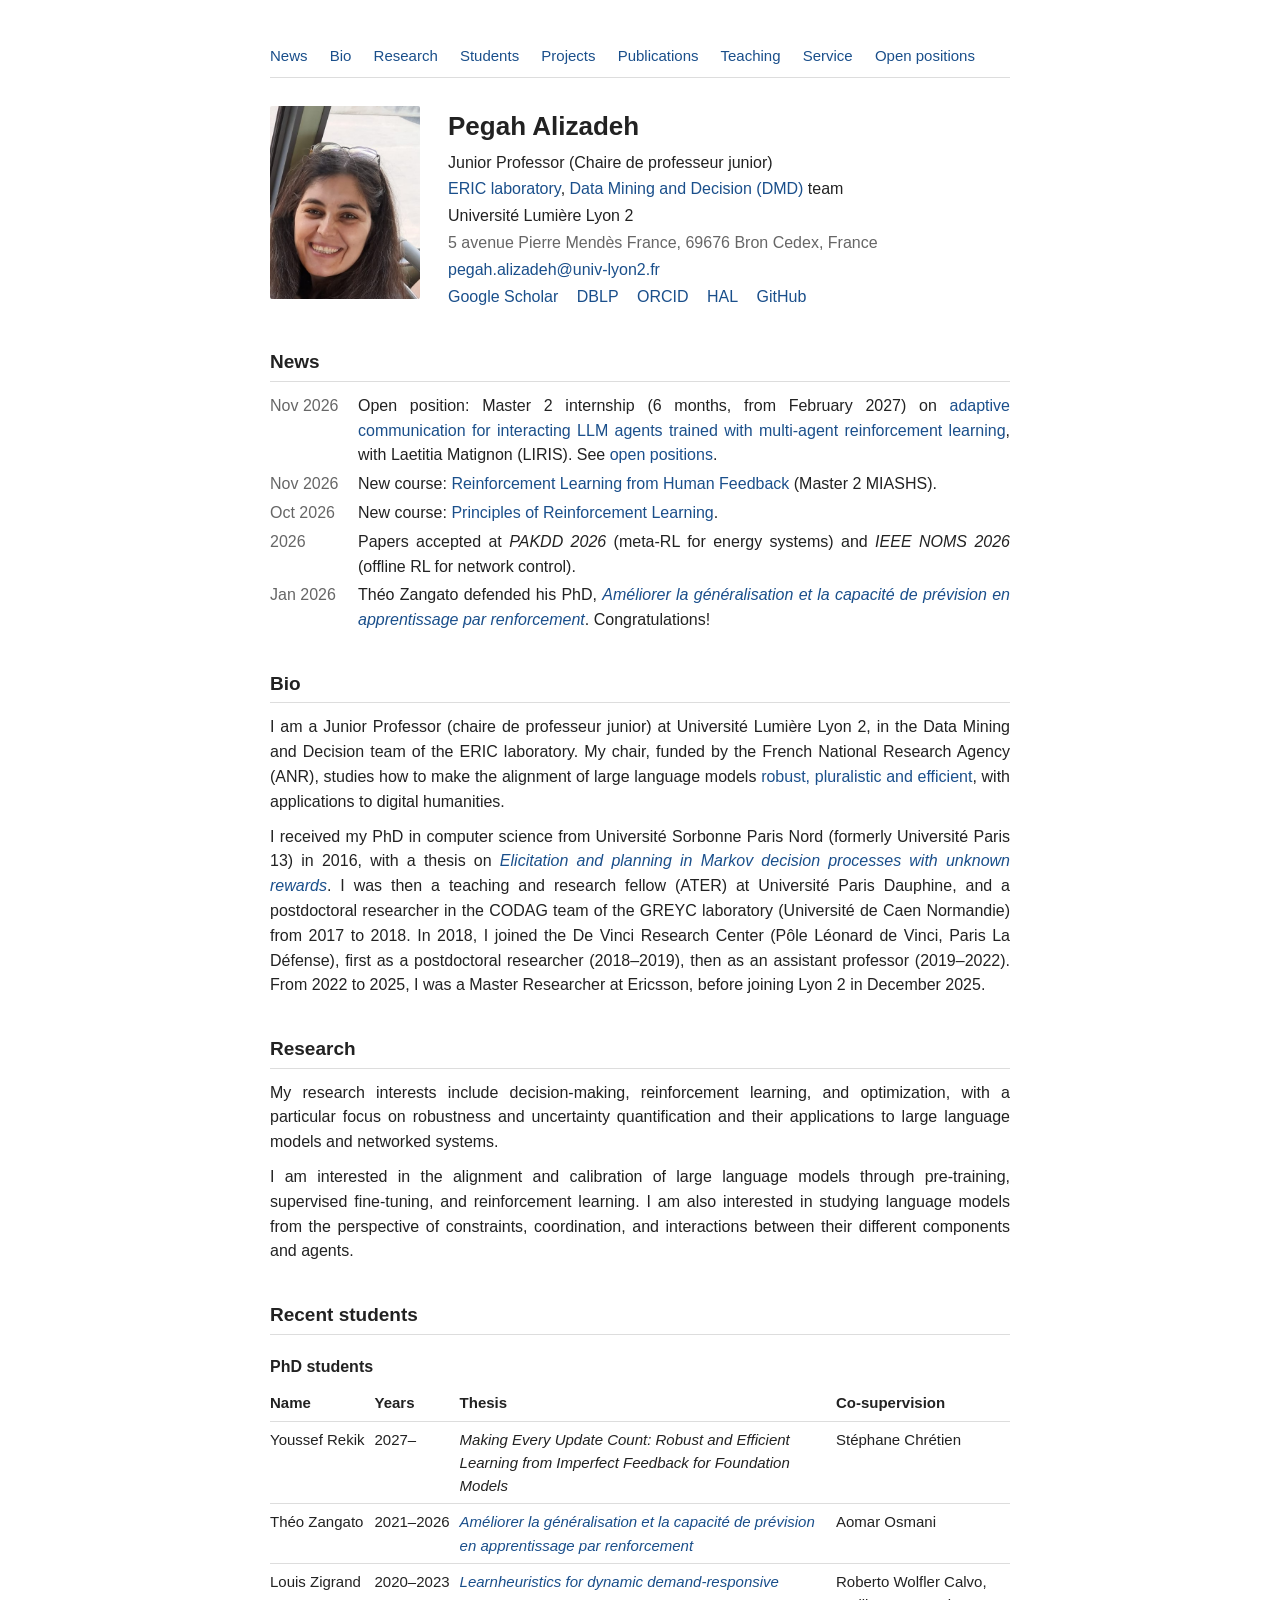
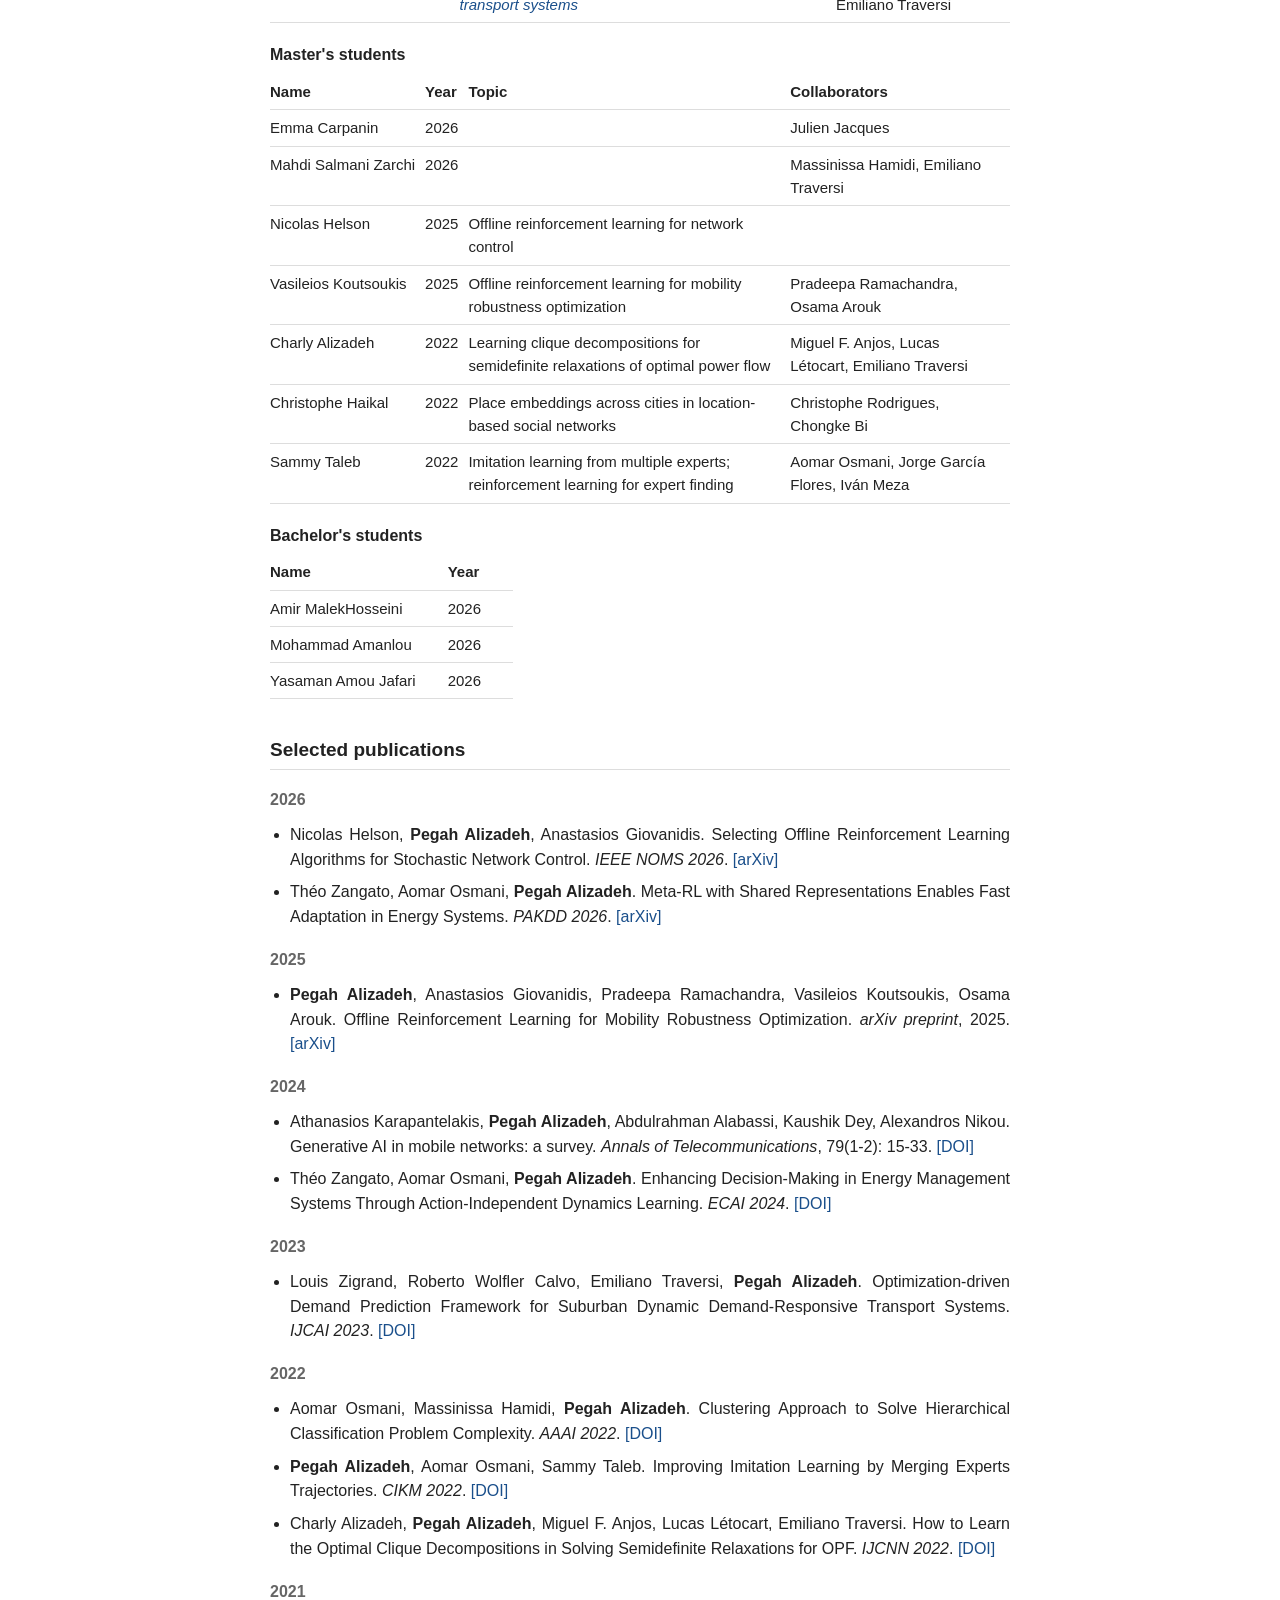
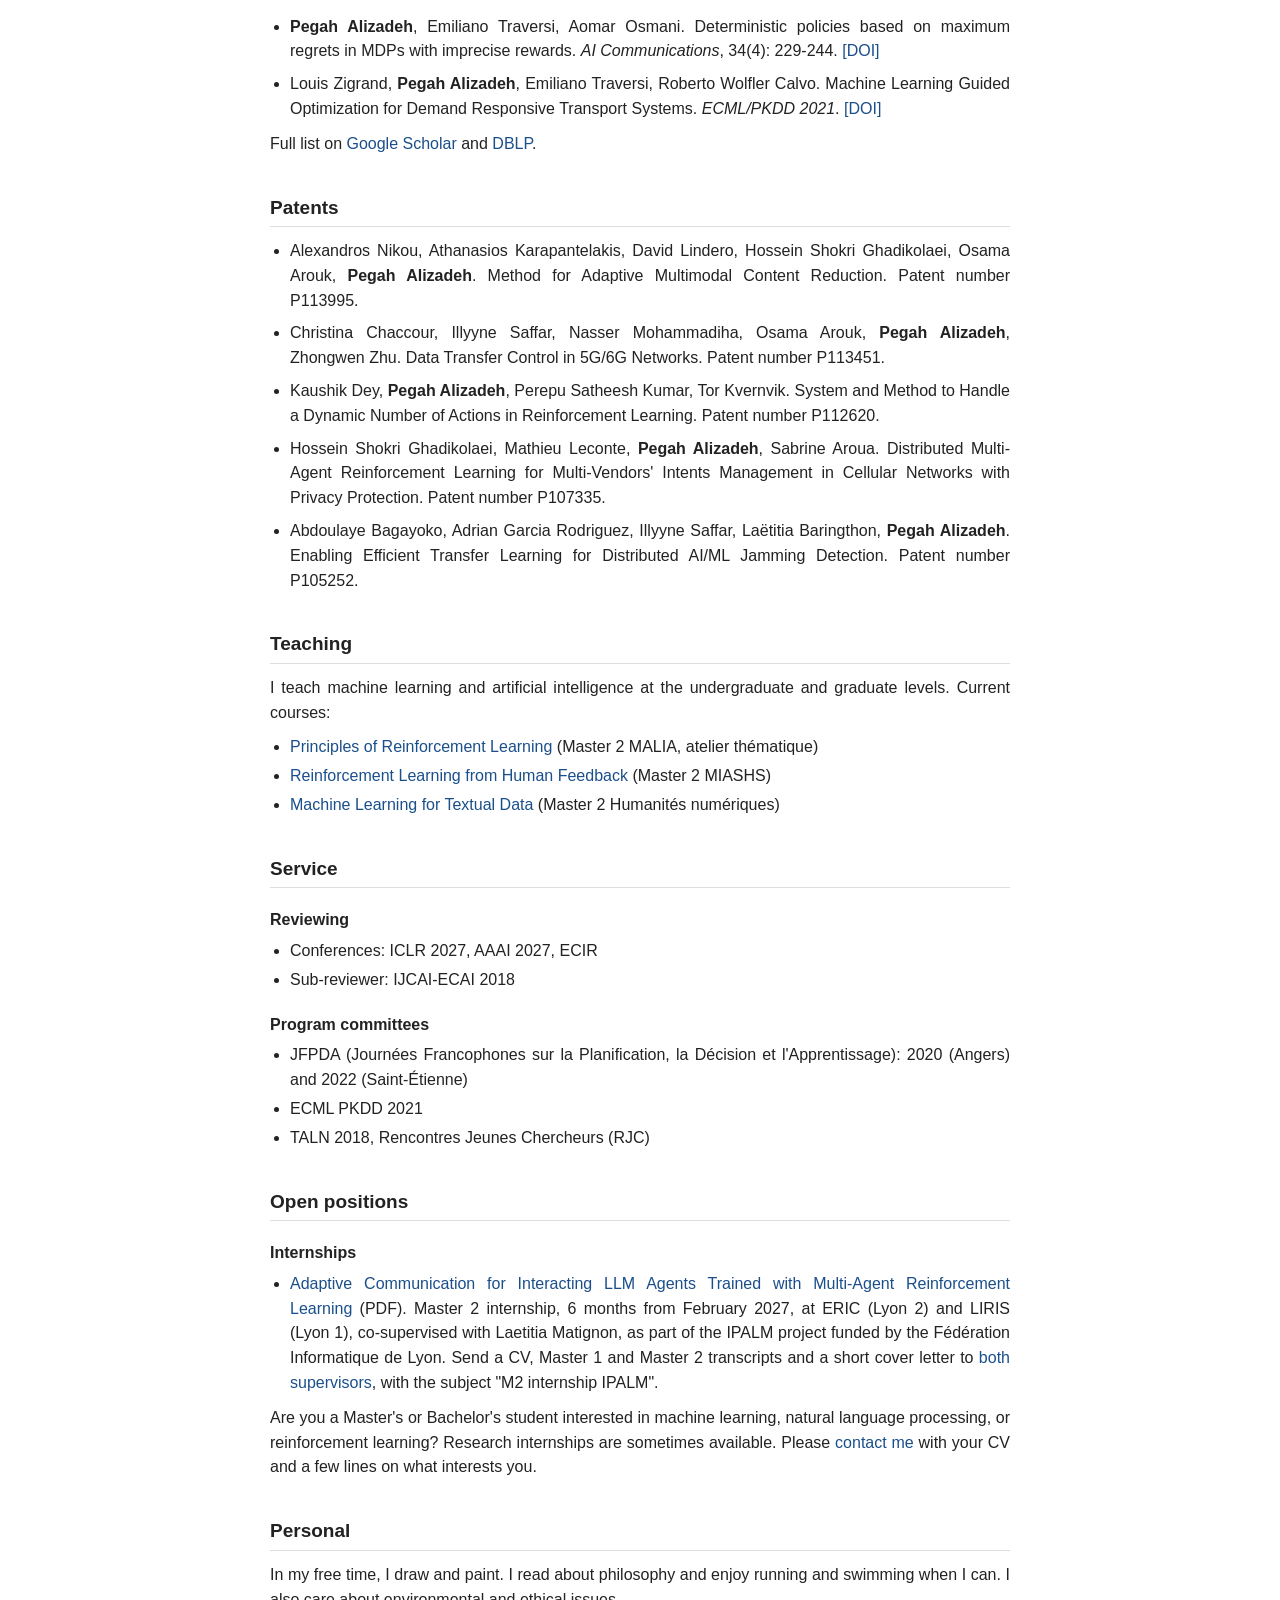
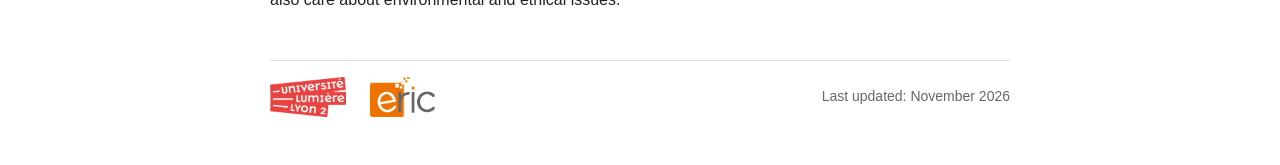
<file: index.html>
<!DOCTYPE html>
<html lang="en">
<head>
  <meta charset="UTF-8">
  <meta name="viewport" content="width=device-width, initial-scale=1.0">
  <title>Pegah Alizadeh</title>
  <meta name="description" content="Pegah Alizadeh, Junior Professor at Université Lumière Lyon 2 (ERIC laboratory): reinforcement learning, decision-making, optimization and large language models.">
  <meta name="google-site-verification" content="OmawtiZgTMw1aY-IM6NCsInObZA4sKZTqfkWqvKNKFk">
  <link rel="icon" href="favicon.svg" type="image/svg+xml">
  <link rel="stylesheet" href="style.css">
</head>
<body>
  <nav>
    <a href="#news">News</a>
    <a href="#bio">Bio</a>
    <a href="#research">Research</a>
    <a href="#students">Students</a>
    <a href="projects.html">Projects</a>
    <a href="#publications">Publications</a>
    <a href="#teaching">Teaching</a>
    <a href="#service">Service</a>
    <a href="#opportunities">Open positions</a>
  </nav>

  <header id="about">
    <img src="photo-portrait.jpg" alt="Photo of Pegah Alizadeh">
    <div>
      <h1>Pegah Alizadeh</h1>
      <p>Junior Professor (Chaire de professeur junior)</p>
      <p><a href="https://eric.univ-lyon2.fr/weberic/" target="_blank">ERIC laboratory</a>,
         <a href="https://eric.univ-lyon2.fr/weberic/?page_id=219" target="_blank">Data Mining and Decision (DMD)</a> team</p>
      <p>Université Lumière Lyon 2</p>
      <p class="muted">5 avenue Pierre Mendès France, 69676 Bron Cedex, France</p>
      <p><a href="mailto:pegah.alizadeh@univ-lyon2.fr">pegah.alizadeh@univ-lyon2.fr</a></p>
      <p class="links">
        <a href="https://scholar.google.com/citations?user=bOkBbb8AAAAJ&hl=fr" target="_blank">Google Scholar</a>
        <a href="https://dblp.org/pid/159/4549.html" target="_blank">DBLP</a>
        <a href="https://orcid.org/0000-0002-7231-5840" target="_blank">ORCID</a>
        <a href="https://hal.science/search/index/?q=authFullName_s%3A%22Pegah+Alizadeh%22" target="_blank">HAL</a>
        <a href="https://github.com/pegahani" target="_blank">GitHub</a>
      </p>
    </div>
  </header>

  <section id="news">
    <h2>News</h2>
    <!-- Keep 3 to 5 items, newest first; remove old ones -->
    <ul class="news">
      <li><span class="muted">Nov 2026</span><span>Open position: Master 2 internship (6 months, from February 2027) on <a href="offers/Internship_M2_IPALM_Axis1.pdf" target="_blank">adaptive communication for interacting LLM agents trained with multi-agent reinforcement learning</a>, with Laetitia Matignon (LIRIS). See <a href="#opportunities">open positions</a>.</span></li>
      <li><span class="muted">Nov 2026</span><span>New course: <a href="rlhf-course.html">Reinforcement Learning from Human Feedback</a> (Master 2 MIASHS).</span></li>
      <li><span class="muted">Oct 2026</span><span>New course: <a href="reinforcement-learning.html">Principles of Reinforcement Learning</a>.</span></li>
      <li><span class="muted">2026</span><span>Papers accepted at <em>PAKDD 2026</em> (meta-RL for energy systems) and <em>IEEE NOMS 2026</em> (offline RL for network control).</span></li>
      <li><span class="muted">Jan 2026</span><span>Théo Zangato defended his PhD, <a href="https://theses.fr/s436061" target="_blank"><em>Améliorer la généralisation et la capacité de prévision en apprentissage par renforcement</em></a>. Congratulations!</span></li>
    </ul>
  </section>

  <section id="bio">
    <h2>Bio</h2>
    <p>I am a Junior Professor (chaire de professeur junior) at Université Lumière Lyon 2, in the Data Mining and Decision team of the ERIC laboratory.
       My chair, funded by the French National Research Agency (ANR), studies how to make the alignment of large language models
       <a href="projects.html#cpj">robust, pluralistic and efficient</a>, with applications to digital humanities.</p>
    <p>I received my PhD in computer science from Université Sorbonne Paris Nord (formerly Université Paris 13) in 2016, with a thesis on
       <a href="https://theses.fr/2016USPCD011" target="_blank"><em>Elicitation and planning in Markov decision processes with unknown rewards</em></a>.
       I was then a teaching and research fellow (ATER) at Université Paris Dauphine, and a postdoctoral researcher in the CODAG team of the GREYC laboratory (Université de Caen Normandie) from 2017 to 2018.
       In 2018, I joined the De Vinci Research Center (Pôle Léonard de Vinci, Paris La Défense), first as a postdoctoral researcher (2018–2019),
       then as an assistant professor (2019–2022). From 2022 to 2025, I was a Master Researcher at Ericsson, before joining Lyon 2 in December 2025.</p>
  </section>

  <section id="research">
    <h2>Research</h2>
    <p>My research interests include decision-making, reinforcement learning, and optimization, with a particular focus on robustness and uncertainty quantification and their applications to large language models and networked systems.</p>
    <p>I am interested in the alignment and calibration of large language models through pre-training, supervised fine-tuning, and reinforcement learning. I am also interested in studying language models from the perspective of constraints, coordination, and interactions between their different components and agents.</p>
  </section>

  <section id="students">
    <h2>Recent students</h2>

    <h3>PhD students</h3>
    <table class="people">
      <tr><th>Name</th><th>Years</th><th>Thesis</th><th>Co-supervision</th></tr>
      <tr><td>Youssef Rekik</td><td>2027–</td><td><em>Making Every Update Count: Robust and Efficient Learning from Imperfect Feedback for Foundation Models</em></td><td>Stéphane Chrétien</td></tr>
      <tr><td>Théo Zangato</td><td>2021–2026</td><td><a href="https://theses.fr/s436061" target="_blank"><em>Améliorer la généralisation et la capacité de prévision en apprentissage par renforcement</em></a></td><td>Aomar Osmani</td></tr>
      <tr><td>Louis Zigrand</td><td>2020–2023</td><td><a href="https://theses.fr/2023PA131042" target="_blank"><em>Learnheuristics for dynamic demand-responsive transport systems</em></a></td><td>Roberto Wolfler Calvo, Emiliano Traversi</td></tr>
    </table>

    <h3>Master's students</h3>
    <table class="people">
      <tr><th>Name</th><th>Year</th><th>Topic</th><th>Collaborators</th></tr>
      <tr><td>Emma Carpanin</td><td>2026</td><td></td><td>Julien Jacques</td></tr>
      <tr><td>Mahdi Salmani Zarchi</td><td>2026</td><td></td><td>Massinissa Hamidi, Emiliano Traversi</td></tr>
      <tr><td>Nicolas Helson</td><td>2025</td><td>Offline reinforcement learning for network control</td><td></td></tr>
      <tr><td>Vasileios Koutsoukis</td><td>2025</td><td>Offline reinforcement learning for mobility robustness optimization</td><td>Pradeepa Ramachandra, Osama Arouk</td></tr>
      <tr><td>Charly Alizadeh</td><td>2022</td><td>Learning clique decompositions for semidefinite relaxations of optimal power flow</td><td>Miguel F. Anjos, Lucas Létocart, Emiliano Traversi</td></tr>
      <tr><td>Christophe Haikal</td><td>2022</td><td>Place embeddings across cities in location-based social networks</td><td>Christophe Rodrigues, Chongke Bi</td></tr>
      <tr><td>Sammy Taleb</td><td>2022</td><td>Imitation learning from multiple experts; reinforcement learning for expert finding</td><td>Aomar Osmani, Jorge García Flores, Iván Meza</td></tr>
    </table>

    <h3>Bachelor's students</h3>
    <table class="people compact">
      <tr><th>Name</th><th>Year</th></tr>
      <tr><td>Amir MalekHosseini</td><td>2026</td></tr>
      <tr><td>Mohammad Amanlou</td><td>2026</td></tr>
      <tr><td>Yasaman Amou Jafari</td><td>2026</td></tr>
    </table>
  </section>

  <section id="publications">
    <h2>Selected publications</h2>

    <p class="year">2026</p>
    <ul class="pubs">
      <li>Nicolas Helson, <strong>Pegah Alizadeh</strong>, Anastasios Giovanidis. Selecting Offline Reinforcement Learning Algorithms for Stochastic Network Control. <em>IEEE NOMS 2026</em>. <a href="https://doi.org/10.48550/arXiv.2603.03932" target="_blank">[arXiv]</a></li>
      <li>Théo Zangato, Aomar Osmani, <strong>Pegah Alizadeh</strong>. Meta-RL with Shared Representations Enables Fast Adaptation in Energy Systems. <em>PAKDD 2026</em>. <a href="https://doi.org/10.48550/arXiv.2603.08418" target="_blank">[arXiv]</a></li>
    </ul>

    <p class="year">2025</p>
    <ul class="pubs">
      <li><strong>Pegah Alizadeh</strong>, Anastasios Giovanidis, Pradeepa Ramachandra, Vasileios Koutsoukis, Osama Arouk. Offline Reinforcement Learning for Mobility Robustness Optimization. <em>arXiv preprint</em>, 2025. <a href="https://doi.org/10.48550/arXiv.2506.22793" target="_blank">[arXiv]</a></li>
    </ul>

    <p class="year">2024</p>
    <ul class="pubs">
      <li>Athanasios Karapantelakis, <strong>Pegah Alizadeh</strong>, Abdulrahman Alabassi, Kaushik Dey, Alexandros Nikou. Generative AI in mobile networks: a survey. <em>Annals of Telecommunications</em>, 79(1-2): 15-33. <a href="https://doi.org/10.1007/s12243-023-00980-9" target="_blank">[DOI]</a></li>
      <li>Théo Zangato, Aomar Osmani, <strong>Pegah Alizadeh</strong>. Enhancing Decision-Making in Energy Management Systems Through Action-Independent Dynamics Learning. <em>ECAI 2024</em>. <a href="https://doi.org/10.3233/FAIA241050" target="_blank">[DOI]</a></li>
    </ul>

    <p class="year">2023</p>
    <ul class="pubs">
      <li>Louis Zigrand, Roberto Wolfler Calvo, Emiliano Traversi, <strong>Pegah Alizadeh</strong>. Optimization-driven Demand Prediction Framework for Suburban Dynamic Demand-Responsive Transport Systems. <em>IJCAI 2023</em>. <a href="https://doi.org/10.24963/ijcai.2023/703" target="_blank">[DOI]</a></li>
    </ul>

    <p class="year">2022</p>
    <ul class="pubs">
      <li>Aomar Osmani, Massinissa Hamidi, <strong>Pegah Alizadeh</strong>. Clustering Approach to Solve Hierarchical Classification Problem Complexity. <em>AAAI 2022</em>. <a href="https://doi.org/10.1609/aaai.v36i7.20760" target="_blank">[DOI]</a></li>
      <li><strong>Pegah Alizadeh</strong>, Aomar Osmani, Sammy Taleb. Improving Imitation Learning by Merging Experts Trajectories. <em>CIKM 2022</em>. <a href="https://doi.org/10.1145/3511808.3557616" target="_blank">[DOI]</a></li>
      <li>Charly Alizadeh, <strong>Pegah Alizadeh</strong>, Miguel F. Anjos, Lucas Létocart, Emiliano Traversi. How to Learn the Optimal Clique Decompositions in Solving Semidefinite Relaxations for OPF. <em>IJCNN 2022</em>. <a href="https://doi.org/10.1109/IJCNN55064.2022.9891912" target="_blank">[DOI]</a></li>
    </ul>

    <p class="year">2021</p>
    <ul class="pubs">
      <li><strong>Pegah Alizadeh</strong>, Emiliano Traversi, Aomar Osmani. Deterministic policies based on maximum regrets in MDPs with imprecise rewards. <em>AI Communications</em>, 34(4): 229-244. <a href="https://doi.org/10.3233/AIC-190632" target="_blank">[DOI]</a></li>
      <li>Louis Zigrand, <strong>Pegah Alizadeh</strong>, Emiliano Traversi, Roberto Wolfler Calvo. Machine Learning Guided Optimization for Demand Responsive Transport Systems. <em>ECML/PKDD 2021</em>. <a href="https://doi.org/10.1007/978-3-030-86514-6_26" target="_blank">[DOI]</a></li>
    </ul>
    <p>Full list on <a href="https://scholar.google.com/citations?user=bOkBbb8AAAAJ&hl=fr" target="_blank">Google Scholar</a> and <a href="https://dblp.org/pid/159/4549.html" target="_blank">DBLP</a>.</p>
  </section>

  <section id="patents">
    <h2>Patents</h2>
    <ul class="pubs">
      <li>Alexandros Nikou, Athanasios Karapantelakis, David Lindero, Hossein Shokri Ghadikolaei, Osama Arouk, <strong>Pegah Alizadeh</strong>. Method for Adaptive Multimodal Content Reduction. Patent number P113995.</li>
      <li>Christina Chaccour, Illyyne Saffar, Nasser Mohammadiha, Osama Arouk, <strong>Pegah Alizadeh</strong>, Zhongwen Zhu. Data Transfer Control in 5G/6G Networks. Patent number P113451.</li>
      <li>Kaushik Dey, <strong>Pegah Alizadeh</strong>, Perepu Satheesh Kumar, Tor Kvernvik. System and Method to Handle a Dynamic Number of Actions in Reinforcement Learning. Patent number P112620.</li>
      <li>Hossein Shokri Ghadikolaei, Mathieu Leconte, <strong>Pegah Alizadeh</strong>, Sabrine Aroua. Distributed Multi-Agent Reinforcement Learning for Multi-Vendors' Intents Management in Cellular Networks with Privacy Protection. Patent number P107335.</li>
      <li>Abdoulaye Bagayoko, Adrian Garcia Rodriguez, Illyyne Saffar, Laëtitia Baringthon, <strong>Pegah Alizadeh</strong>. Enabling Efficient Transfer Learning for Distributed AI/ML Jamming Detection. Patent number P105252.</li>
    </ul>
  </section>

  <section id="teaching">
    <h2>Teaching</h2>
    <p>I teach machine learning and artificial intelligence at the undergraduate and graduate levels. Current courses:</p>
    <ul>
      <li><a href="reinforcement-learning.html">Principles of Reinforcement Learning</a> (Master 2 MALIA, atelier thématique)</li>
      <li><a href="rlhf-course.html">Reinforcement Learning from Human Feedback</a> (Master 2 MIASHS)</li>
      <li><a href="machine-learning-textual-data.html">Machine Learning for Textual Data</a> (Master 2 Humanités numériques)</li>
    </ul>
  </section>

  <section id="service">
    <h2>Service</h2>
    <h3>Reviewing</h3>
    <ul>
      <li>Conferences: ICLR 2027, AAAI 2027, ECIR</li>
      <li>Sub-reviewer: IJCAI-ECAI 2018</li>
    </ul>
    <h3>Program committees</h3>
    <ul>
      <li>JFPDA (Journées Francophones sur la Planification, la Décision et l'Apprentissage): 2020 (Angers) and 2022 (Saint-Étienne)</li>
      <li>ECML PKDD 2021</li>
      <li>TALN 2018, Rencontres Jeunes Chercheurs (RJC)</li>
    </ul>
    <!-- Template for more items: PhD juries, responsibilities at Lyon 2 / ERIC, project evaluation (ANR, ...)
    <h3>PhD juries</h3>
    <ul><li>First Last, University, year (examiner)</li></ul>
    -->
  </section>

  <section id="opportunities">
    <h2>Open positions</h2>
    <h3>Internships</h3>
    <ul>
      <li><a href="offers/Internship_M2_IPALM_Axis1.pdf" target="_blank">Adaptive Communication for Interacting LLM Agents Trained with Multi-Agent Reinforcement Learning</a> (PDF).
          Master 2 internship, 6 months from February 2027, at ERIC (Lyon 2) and LIRIS (Lyon 1), co-supervised with Laetitia Matignon, as part of the IPALM project funded by the Fédération Informatique de Lyon.
          Send a CV, Master 1 and Master 2 transcripts and a short cover letter to <a href="mailto:pegah.alizadeh@univ-lyon2.fr,laetitia.matignon@univ-lyon1.fr?subject=M2%20internship%20IPALM">both supervisors</a>, with the subject "M2 internship IPALM".</li>
    </ul>
    <p>Are you a Master's or Bachelor's student interested in machine learning, natural language processing, or reinforcement learning? Research internships are sometimes available. Please <a href="mailto:pegah.alizadeh@univ-lyon2.fr?subject=Research%20opportunity">contact me</a> with your CV and a few lines on what interests you.</p>
  </section>

  <section id="personal">
    <h2>Personal</h2>
    <p>In my free time, I draw and paint. I read about philosophy and enjoy running and swimming when I can. I also care about environmental and ethical issues.</p>
  </section>

  <footer>
    <img src="lyon2-logo-trim.png" alt="Université Lumière Lyon 2">
    <img src="eric-lab-trim.png" alt="ERIC laboratory">
    <span>Last updated: November 2026</span>
  </footer>
</body>
</html>
</file>
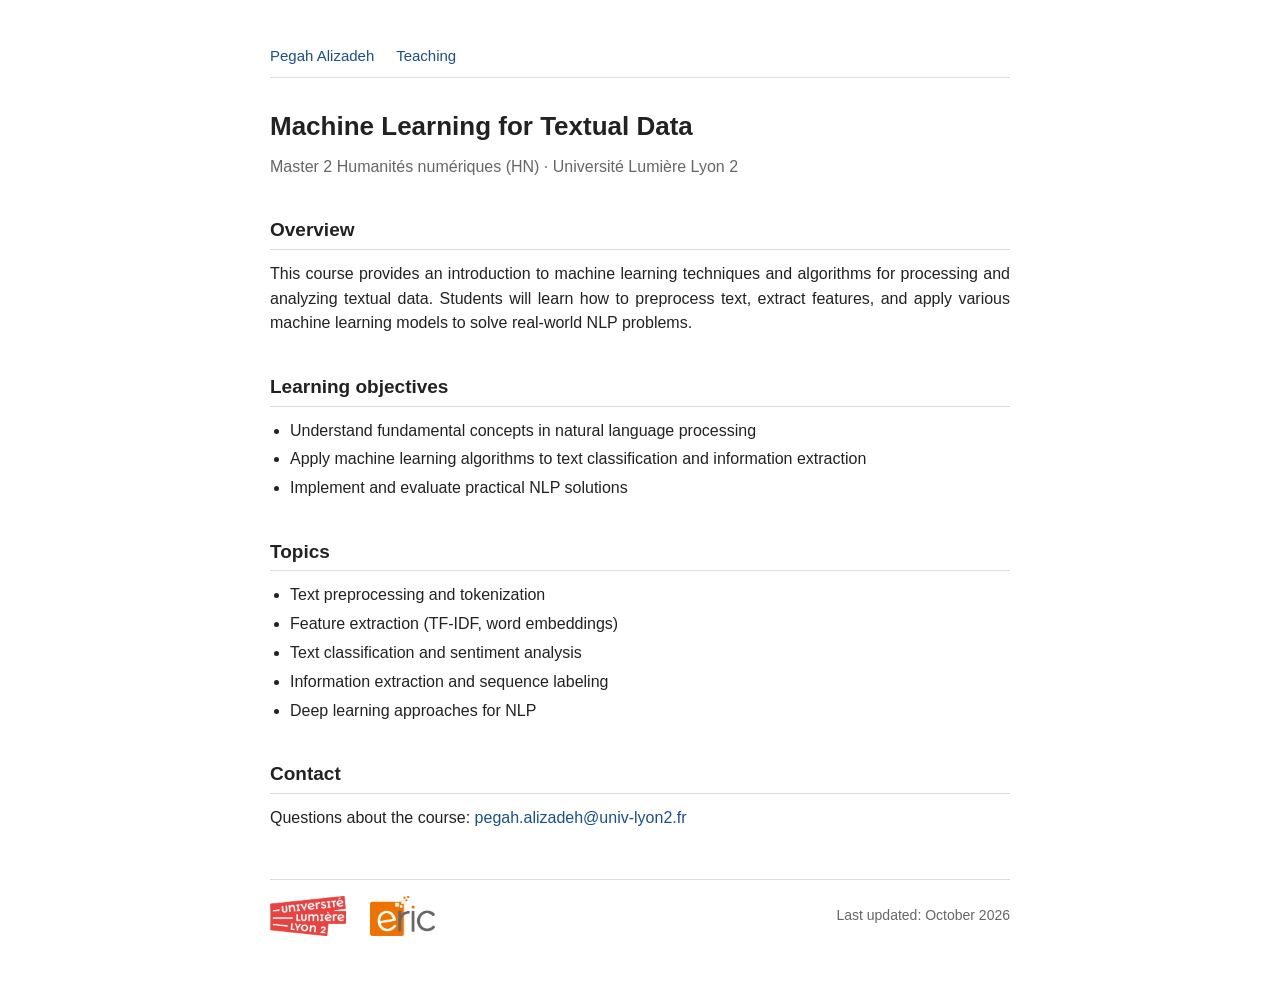
<file: machine-learning-textual-data.html>
<!DOCTYPE html>
<html lang="en">
<head>
  <meta charset="UTF-8">
  <meta name="viewport" content="width=device-width, initial-scale=1.0">
  <title>Machine Learning for Textual Data</title>
  <meta name="description" content="Machine Learning for Textual Data: Master 2 Humanités numériques course by Pegah Alizadeh at Université Lumière Lyon 2.">
  <link rel="icon" href="favicon.svg" type="image/svg+xml">
  <link rel="stylesheet" href="style.css">
</head>
<body>
  <nav>
    <a href="index.html">Pegah Alizadeh</a>
    <a href="index.html#teaching">Teaching</a>
  </nav>

  <h1>Machine Learning for Textual Data</h1>
  <p class="muted">Master 2 Humanités numériques (HN) · Université Lumière Lyon 2</p>

  <h2>Overview</h2>
  <p>This course provides an introduction to machine learning techniques and algorithms for processing and analyzing textual data. Students will learn how to preprocess text, extract features, and apply various machine learning models to solve real-world NLP problems.</p>

  <h2>Learning objectives</h2>
  <ul>
    <li>Understand fundamental concepts in natural language processing</li>
    <li>Apply machine learning algorithms to text classification and information extraction</li>
    <li>Implement and evaluate practical NLP solutions</li>
  </ul>

  <h2>Topics</h2>
  <ul>
    <li>Text preprocessing and tokenization</li>
    <li>Feature extraction (TF-IDF, word embeddings)</li>
    <li>Text classification and sentiment analysis</li>
    <li>Information extraction and sequence labeling</li>
    <li>Deep learning approaches for NLP</li>
  </ul>

  <h2>Contact</h2>
  <p>Questions about the course: <a href="mailto:pegah.alizadeh@univ-lyon2.fr">pegah.alizadeh@univ-lyon2.fr</a></p>

  <footer>
    <img src="lyon2-logo-trim.png" alt="Université Lumière Lyon 2">
    <img src="eric-lab-trim.png" alt="ERIC laboratory">
    <span>Last updated: October 2026</span>
  </footer>
</body>
</html>
</file>
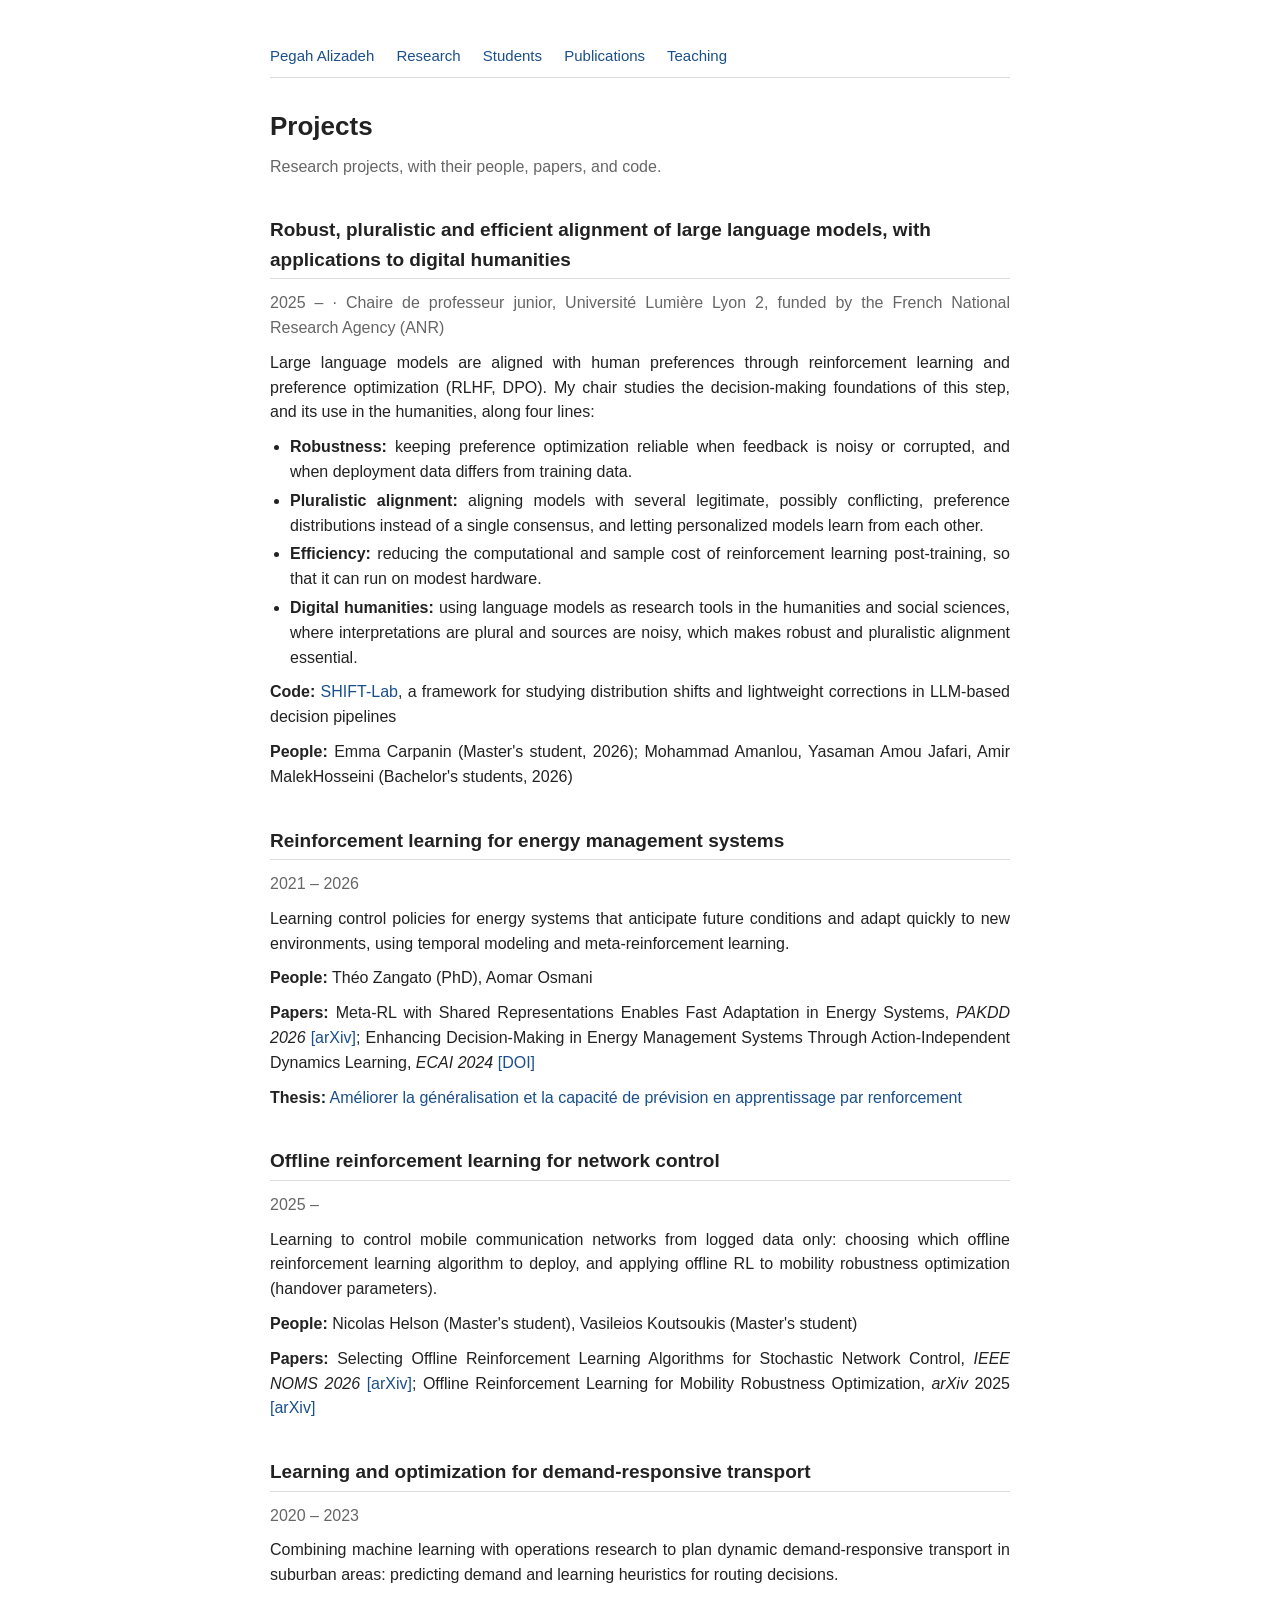
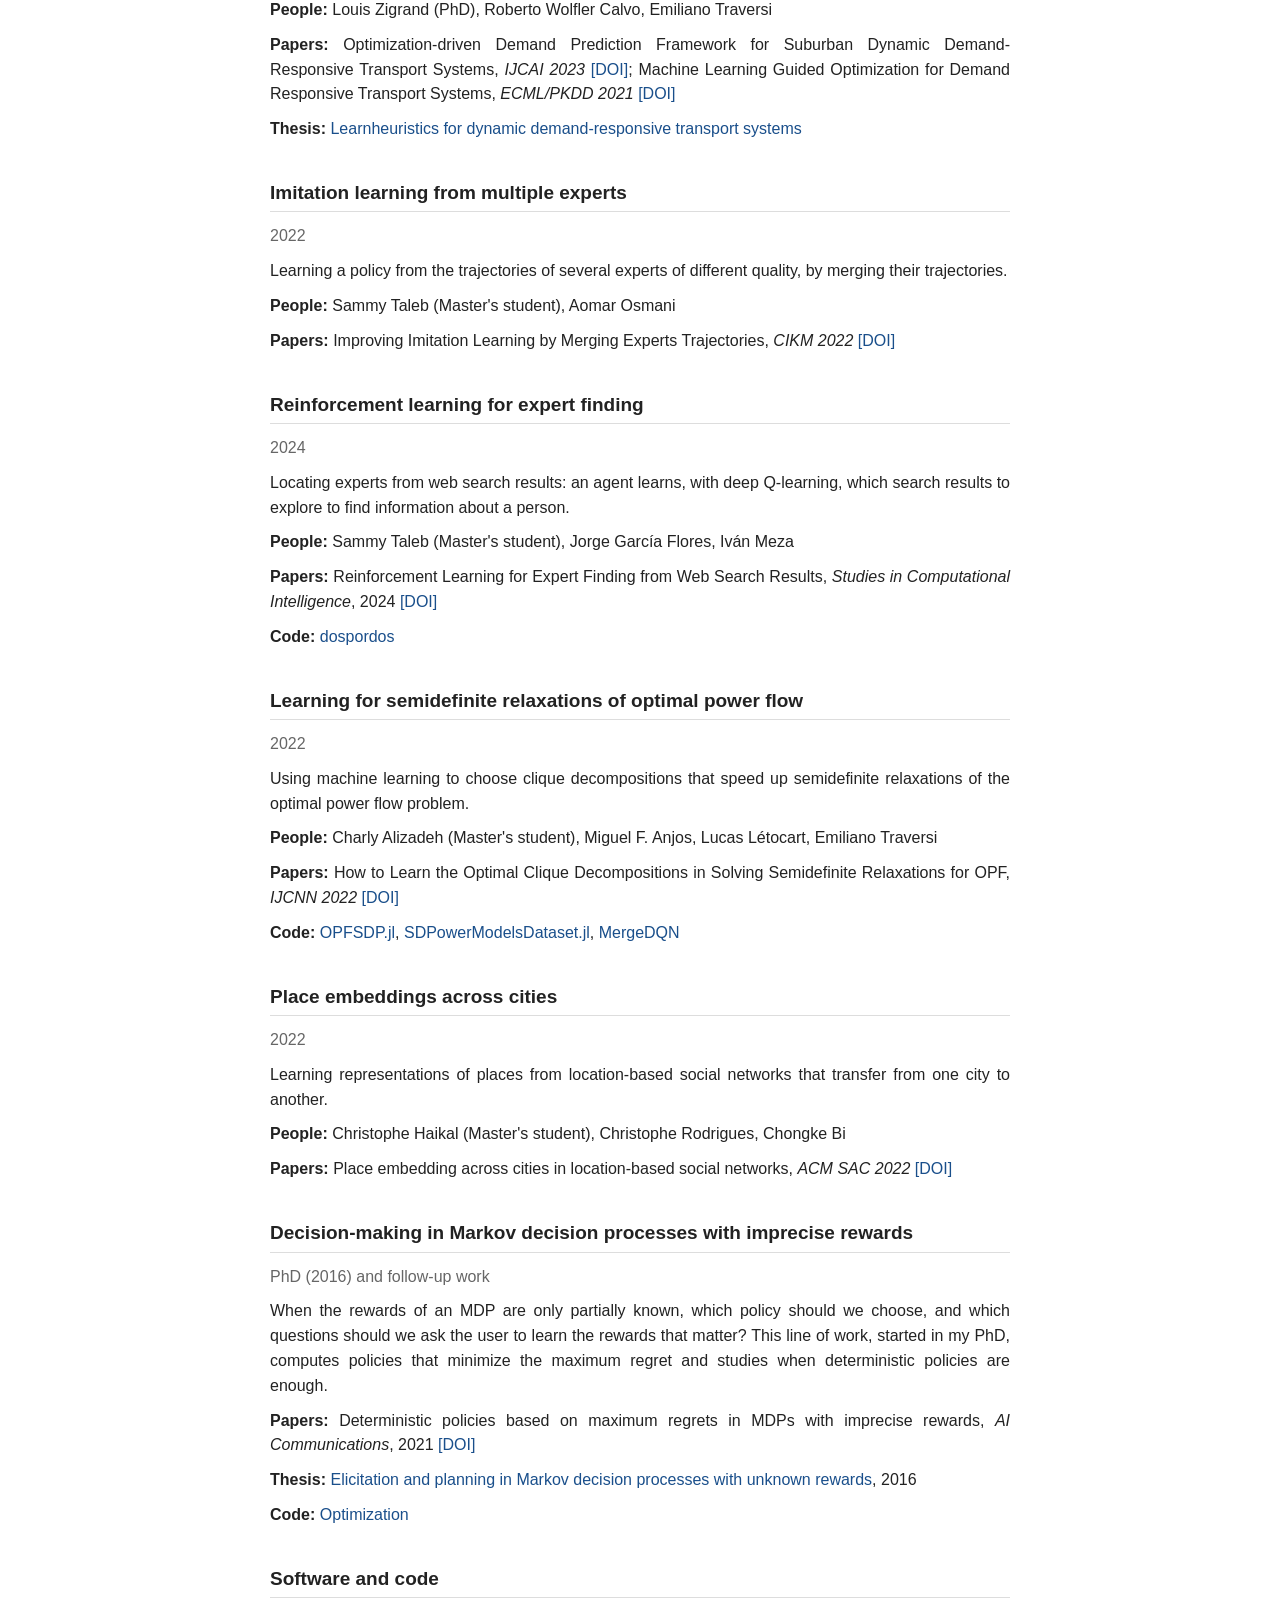
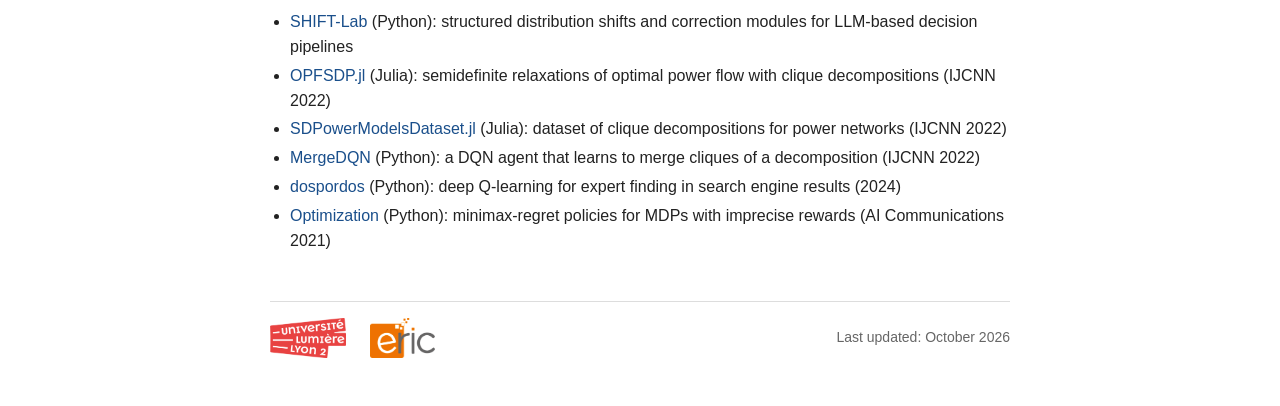
<file: projects.html>
<!DOCTYPE html>
<html lang="en">
<head>
  <meta charset="UTF-8">
  <meta name="viewport" content="width=device-width, initial-scale=1.0">
  <title>Projects · Pegah Alizadeh</title>
  <meta name="description" content="Research projects, papers and code of Pegah Alizadeh (Université Lumière Lyon 2, ERIC laboratory).">
  <link rel="icon" href="favicon.svg" type="image/svg+xml">
  <link rel="stylesheet" href="style.css">
</head>
<body>
  <nav>
    <a href="index.html">Pegah Alizadeh</a>
    <a href="index.html#research">Research</a>
    <a href="index.html#students">Students</a>
    <a href="index.html#publications">Publications</a>
    <a href="index.html#teaching">Teaching</a>
  </nav>

  <h1>Projects</h1>
  <p class="muted">Research projects, with their people, papers, and code.</p>

  <!--
  Template for a new project (copy, paste, fill in):

  <section class="project" id="short-id">
    <h2>Project title</h2>
    <p class="muted">Years · Partners or funding</p>
    <p>Two or three sentences: the question, the approach, the main result.</p>
    <p><strong>People:</strong> ...</p>
    <p><strong>Papers:</strong> ...</p>
    <p><strong>Code:</strong> <a href="https://github.com/...">repository</a></p>
  </section>
  -->

  <section class="project" id="cpj">
    <h2>Robust, pluralistic and efficient alignment of large language models, with applications to digital humanities</h2>
    <p class="muted">2025 – · Chaire de professeur junior, Université Lumière Lyon 2, funded by the French National Research Agency (ANR)</p>
    <p>Large language models are aligned with human preferences through reinforcement learning and preference optimization (RLHF, DPO). My chair studies the decision-making foundations of this step, and its use in the humanities, along four lines:</p>
    <ul>
      <li><strong>Robustness:</strong> keeping preference optimization reliable when feedback is noisy or corrupted, and when deployment data differs from training data.</li>
      <li><strong>Pluralistic alignment:</strong> aligning models with several legitimate, possibly conflicting, preference distributions instead of a single consensus, and letting personalized models learn from each other.</li>
      <li><strong>Efficiency:</strong> reducing the computational and sample cost of reinforcement learning post-training, so that it can run on modest hardware.</li>
      <li><strong>Digital humanities:</strong> using language models as research tools in the humanities and social sciences, where interpretations are plural and sources are noisy, which makes robust and pluralistic alignment essential.</li>
    </ul>
    <p><strong>Code:</strong> <a href="https://github.com/alignment-decision-lab/shiftlab-llm" target="_blank">SHIFT-Lab</a>, a framework for studying distribution shifts and lightweight corrections in LLM-based decision pipelines</p>
    <p><strong>People:</strong> Emma Carpanin (Master's student, 2026); Mohammad Amanlou, Yasaman Amou Jafari, Amir MalekHosseini (Bachelor's students, 2026)</p>
  </section>


  <section class="project" id="energy-rl">
    <h2>Reinforcement learning for energy management systems</h2>
    <p class="muted">2021 – 2026</p>
    <p>Learning control policies for energy systems that anticipate future conditions and adapt quickly to new environments, using temporal modeling and meta-reinforcement learning.</p>
    <p><strong>People:</strong> Théo Zangato (PhD), Aomar Osmani</p>
    <p><strong>Papers:</strong>
      Meta-RL with Shared Representations Enables Fast Adaptation in Energy Systems, <em>PAKDD 2026</em> <a href="https://doi.org/10.48550/arXiv.2603.08418" target="_blank">[arXiv]</a>;
      Enhancing Decision-Making in Energy Management Systems Through Action-Independent Dynamics Learning, <em>ECAI 2024</em> <a href="https://doi.org/10.3233/FAIA241050" target="_blank">[DOI]</a></p>
    <p><strong>Thesis:</strong> <a href="https://theses.fr/s436061" target="_blank">Améliorer la généralisation et la capacité de prévision en apprentissage par renforcement</a></p>
  </section>

  <section class="project" id="network-control">
    <h2>Offline reinforcement learning for network control</h2>
    <p class="muted">2025 –</p>
    <p>Learning to control mobile communication networks from logged data only: choosing which offline reinforcement learning algorithm to deploy, and applying offline RL to mobility robustness optimization (handover parameters).</p>
    <p><strong>People:</strong> Nicolas Helson (Master's student), Vasileios Koutsoukis (Master's student)</p>
    <p><strong>Papers:</strong>
      Selecting Offline Reinforcement Learning Algorithms for Stochastic Network Control, <em>IEEE NOMS 2026</em> <a href="https://doi.org/10.48550/arXiv.2603.03932" target="_blank">[arXiv]</a>;
      Offline Reinforcement Learning for Mobility Robustness Optimization, <em>arXiv</em> 2025 <a href="https://doi.org/10.48550/arXiv.2506.22793" target="_blank">[arXiv]</a></p>
  </section>

  <section class="project" id="drt">
    <h2>Learning and optimization for demand-responsive transport</h2>
    <p class="muted">2020 – 2023</p>
    <p>Combining machine learning with operations research to plan dynamic demand-responsive transport in suburban areas: predicting demand and learning heuristics for routing decisions.</p>
    <p><strong>People:</strong> Louis Zigrand (PhD), Roberto Wolfler Calvo, Emiliano Traversi</p>
    <p><strong>Papers:</strong>
      Optimization-driven Demand Prediction Framework for Suburban Dynamic Demand-Responsive Transport Systems, <em>IJCAI 2023</em> <a href="https://doi.org/10.24963/ijcai.2023/703" target="_blank">[DOI]</a>;
      Machine Learning Guided Optimization for Demand Responsive Transport Systems, <em>ECML/PKDD 2021</em> <a href="https://doi.org/10.1007/978-3-030-86514-6_26" target="_blank">[DOI]</a></p>
    <p><strong>Thesis:</strong> <a href="https://theses.fr/2023PA131042" target="_blank">Learnheuristics for dynamic demand-responsive transport systems</a></p>
  </section>

  <section class="project" id="imitation">
    <h2>Imitation learning from multiple experts</h2>
    <p class="muted">2022</p>
    <p>Learning a policy from the trajectories of several experts of different quality, by merging their trajectories.</p>
    <p><strong>People:</strong> Sammy Taleb (Master's student), Aomar Osmani</p>
    <p><strong>Papers:</strong> Improving Imitation Learning by Merging Experts Trajectories, <em>CIKM 2022</em> <a href="https://doi.org/10.1145/3511808.3557616" target="_blank">[DOI]</a></p>
  </section>

  <section class="project" id="expert-finding">
    <h2>Reinforcement learning for expert finding</h2>
    <p class="muted">2024</p>
    <p>Locating experts from web search results: an agent learns, with deep Q-learning, which search results to explore to find information about a person.</p>
    <p><strong>People:</strong> Sammy Taleb (Master's student), Jorge García Flores, Iván Meza</p>
    <p><strong>Papers:</strong> Reinforcement Learning for Expert Finding from Web Search Results, <em>Studies in Computational Intelligence</em>, 2024 <a href="https://doi.org/10.1007/978-3-031-40403-0_6" target="_blank">[DOI]</a></p>
    <p><strong>Code:</strong> <a href="https://github.com/rcln/dospordos" target="_blank">dospordos</a></p>
  </section>

  <section class="project" id="opf">
    <h2>Learning for semidefinite relaxations of optimal power flow</h2>
    <p class="muted">2022</p>
    <p>Using machine learning to choose clique decompositions that speed up semidefinite relaxations of the optimal power flow problem.</p>
    <p><strong>People:</strong> Charly Alizadeh (Master's student), Miguel F. Anjos, Lucas Létocart, Emiliano Traversi</p>
    <p><strong>Papers:</strong> How to Learn the Optimal Clique Decompositions in Solving Semidefinite Relaxations for OPF, <em>IJCNN 2022</em> <a href="https://doi.org/10.1109/IJCNN55064.2022.9891912" target="_blank">[DOI]</a></p>
    <p><strong>Code:</strong>
      <a href="https://github.com/charlyalizadeh/OPFSDP.jl" target="_blank">OPFSDP.jl</a>,
      <a href="https://github.com/charlyalizadeh/SDPowerModelsDataset.jl" target="_blank">SDPowerModelsDataset.jl</a>,
      <a href="https://github.com/charlyalizadeh/MergeDQN" target="_blank">MergeDQN</a></p>
  </section>

  <section class="project" id="place-embeddings">
    <h2>Place embeddings across cities</h2>
    <p class="muted">2022</p>
    <p>Learning representations of places from location-based social networks that transfer from one city to another.</p>
    <p><strong>People:</strong> Christophe Haikal (Master's student), Christophe Rodrigues, Chongke Bi</p>
    <p><strong>Papers:</strong> Place embedding across cities in location-based social networks, <em>ACM SAC 2022</em> <a href="https://doi.org/10.1145/3477314.3506992" target="_blank">[DOI]</a></p>
  </section>

  <section class="project" id="regret-mdp">
    <h2>Decision-making in Markov decision processes with imprecise rewards</h2>
    <p class="muted">PhD (2016) and follow-up work</p>
    <p>When the rewards of an MDP are only partially known, which policy should we choose, and which questions should we ask the user to learn the rewards that matter? This line of work, started in my PhD, computes policies that minimize the maximum regret and studies when deterministic policies are enough.</p>
    <p><strong>Papers:</strong> Deterministic policies based on maximum regrets in MDPs with imprecise rewards, <em>AI Communications</em>, 2021 <a href="https://doi.org/10.3233/AIC-190632" target="_blank">[DOI]</a></p>
    <p><strong>Thesis:</strong> <a href="https://theses.fr/2016USPCD011" target="_blank">Elicitation and planning in Markov decision processes with unknown rewards</a>, 2016</p>
    <p><strong>Code:</strong> <a href="https://github.com/pegahani/Optimization" target="_blank">Optimization</a></p>
  </section>

  <h2>Software and code</h2>
  <!-- One line per repository:
    <li><a href="https://github.com/...">name</a>: one sentence on what it does (paper it accompanies)</li>
  -->
  <ul>
    <li><a href="https://github.com/alignment-decision-lab/shiftlab-llm" target="_blank">SHIFT-Lab</a> (Python): structured distribution shifts and correction modules for LLM-based decision pipelines</li>
    <li><a href="https://github.com/charlyalizadeh/OPFSDP.jl" target="_blank">OPFSDP.jl</a> (Julia): semidefinite relaxations of optimal power flow with clique decompositions (IJCNN 2022)</li>
    <li><a href="https://github.com/charlyalizadeh/SDPowerModelsDataset.jl" target="_blank">SDPowerModelsDataset.jl</a> (Julia): dataset of clique decompositions for power networks (IJCNN 2022)</li>
    <li><a href="https://github.com/charlyalizadeh/MergeDQN" target="_blank">MergeDQN</a> (Python): a DQN agent that learns to merge cliques of a decomposition (IJCNN 2022)</li>
    <li><a href="https://github.com/rcln/dospordos" target="_blank">dospordos</a> (Python): deep Q-learning for expert finding in search engine results (2024)</li>
    <li><a href="https://github.com/pegahani/Optimization" target="_blank">Optimization</a> (Python): minimax-regret policies for MDPs with imprecise rewards (AI Communications 2021)</li>
  </ul>

  <footer>
    <img src="lyon2-logo-trim.png" alt="Université Lumière Lyon 2">
    <img src="eric-lab-trim.png" alt="ERIC laboratory">
    <span>Last updated: October 2026</span>
  </footer>
</body>
</html>
</file>
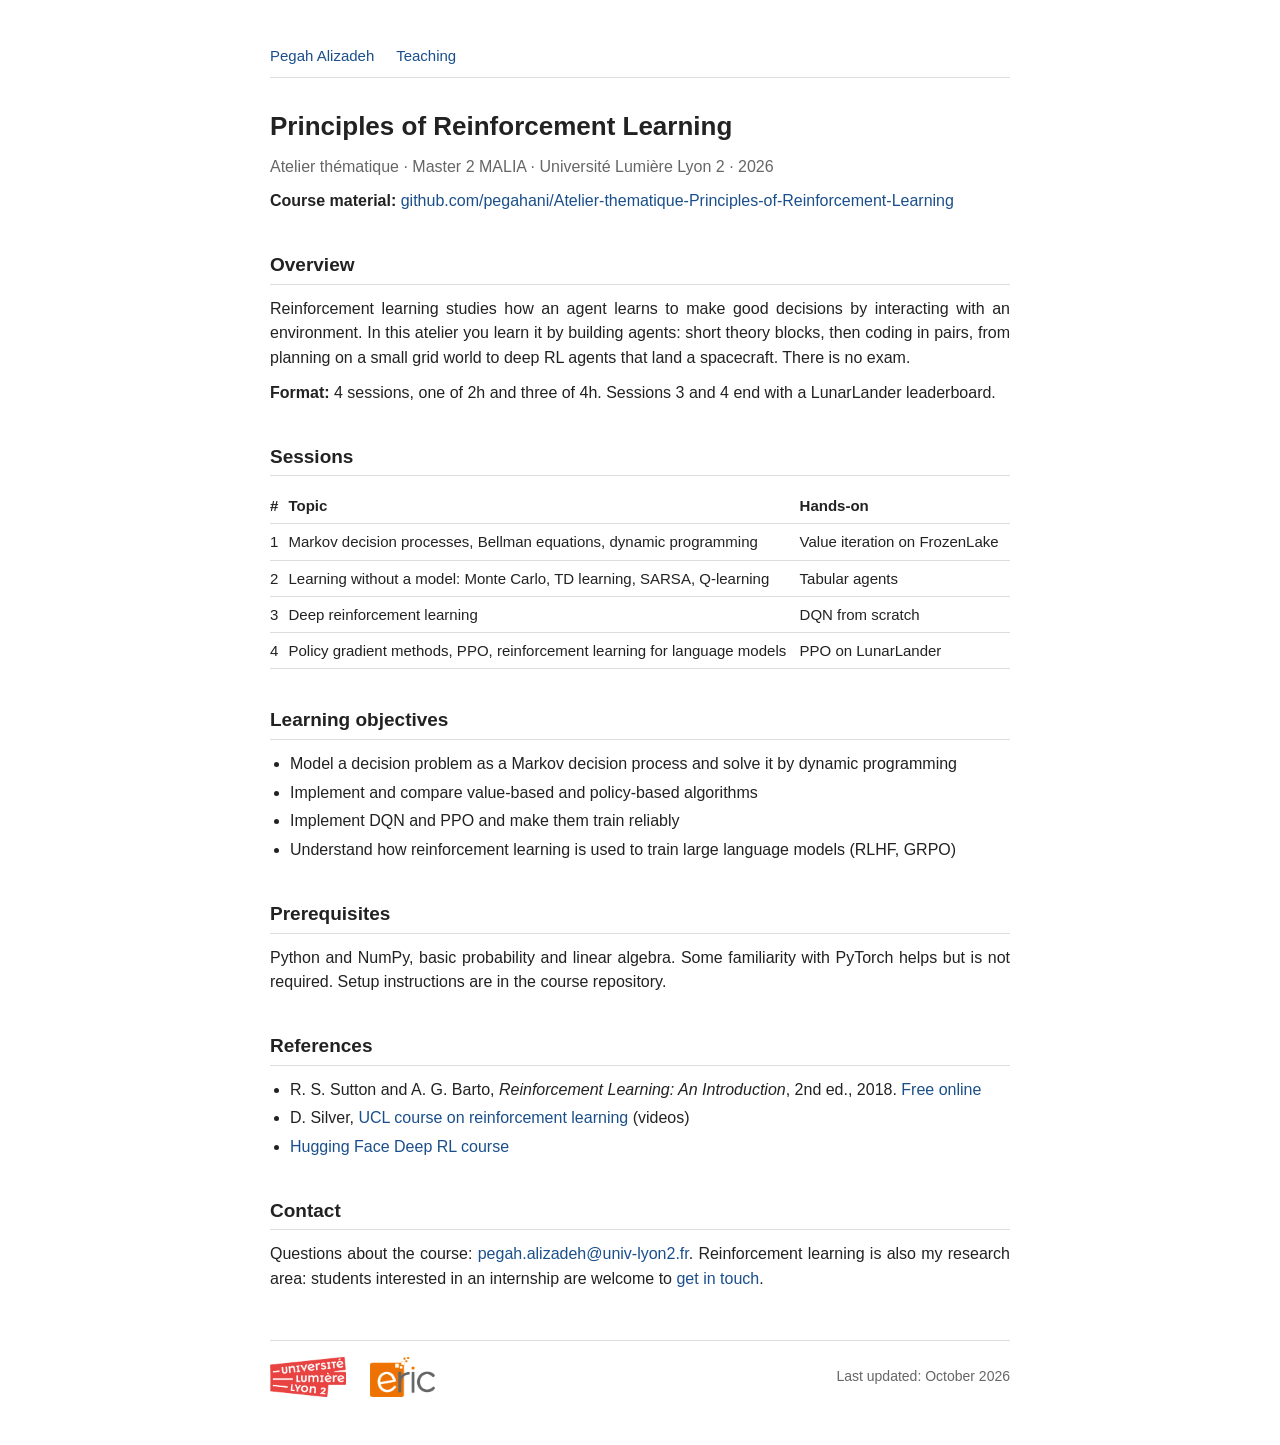
<file: reinforcement-learning.html>
<!DOCTYPE html>
<html lang="en">
<head>
  <meta charset="UTF-8">
  <meta name="viewport" content="width=device-width, initial-scale=1.0">
  <title>Principles of Reinforcement Learning</title>
  <meta name="description" content="Principles of Reinforcement Learning: Master 2 MALIA course by Pegah Alizadeh at Université Lumière Lyon 2.">
  <link rel="icon" href="favicon.svg" type="image/svg+xml">
  <link rel="stylesheet" href="style.css">
</head>
<body>
  <nav>
    <a href="index.html">Pegah Alizadeh</a>
    <a href="index.html#teaching">Teaching</a>
  </nav>

  <h1>Principles of Reinforcement Learning</h1>
  <p class="muted">Atelier thématique · Master 2 MALIA · Université Lumière Lyon 2 · 2026</p>

  <p><strong>Course material:</strong>
    <a href="https://github.com/pegahani/Atelier-thematique-Principles-of-Reinforcement-Learning" target="_blank">github.com/pegahani/Atelier-thematique-Principles-of-Reinforcement-Learning</a></p>

  <h2>Overview</h2>
  <p>Reinforcement learning studies how an agent learns to make good decisions by interacting with an environment. In this atelier you learn it by building agents: short theory blocks, then coding in pairs, from planning on a small grid world to deep RL agents that land a spacecraft. There is no exam.</p>
  <p><strong>Format:</strong> 4 sessions, one of 2h and three of 4h. Sessions 3 and 4 end with a LunarLander leaderboard.</p>

  <h2>Sessions</h2>
  <table>
    <tr><th>#</th><th>Topic</th><th>Hands-on</th></tr>
    <tr><td>1</td><td>Markov decision processes, Bellman equations, dynamic programming</td><td>Value iteration on FrozenLake</td></tr>
    <tr><td>2</td><td>Learning without a model: Monte Carlo, TD learning, SARSA, Q-learning</td><td>Tabular agents</td></tr>
    <tr><td>3</td><td>Deep reinforcement learning</td><td>DQN from scratch</td></tr>
    <tr><td>4</td><td>Policy gradient methods, PPO, reinforcement learning for language models</td><td>PPO on LunarLander</td></tr>
  </table>

  <h2>Learning objectives</h2>
  <ul>
    <li>Model a decision problem as a Markov decision process and solve it by dynamic programming</li>
    <li>Implement and compare value-based and policy-based algorithms</li>
    <li>Implement DQN and PPO and make them train reliably</li>
    <li>Understand how reinforcement learning is used to train large language models (RLHF, GRPO)</li>
  </ul>

  <h2>Prerequisites</h2>
  <p>Python and NumPy, basic probability and linear algebra. Some familiarity with PyTorch helps but is not required. Setup instructions are in the course repository.</p>

  <h2>References</h2>
  <ul>
    <li>R. S. Sutton and A. G. Barto, <em>Reinforcement Learning: An Introduction</em>, 2nd ed., 2018. <a href="http://incompleteideas.net/book/the-book-2nd.html" target="_blank">Free online</a></li>
    <li>D. Silver, <a href="https://www.youtube.com/playlist?list=PLqYmG7hTraZDM-OYHWgPebj2MfCFzFObQ" target="_blank">UCL course on reinforcement learning</a> (videos)</li>
    <li><a href="https://huggingface.co/learn/deep-rl-course" target="_blank">Hugging Face Deep RL course</a></li>
  </ul>

  <h2>Contact</h2>
  <p>Questions about the course: <a href="mailto:pegah.alizadeh@univ-lyon2.fr">pegah.alizadeh@univ-lyon2.fr</a>. Reinforcement learning is also my research area: students interested in an internship are welcome to <a href="index.html#opportunities">get in touch</a>.</p>

  <footer>
    <img src="lyon2-logo-trim.png" alt="Université Lumière Lyon 2">
    <img src="eric-lab-trim.png" alt="ERIC laboratory">
    <span>Last updated: October 2026</span>
  </footer>
</body>
</html>
</file>
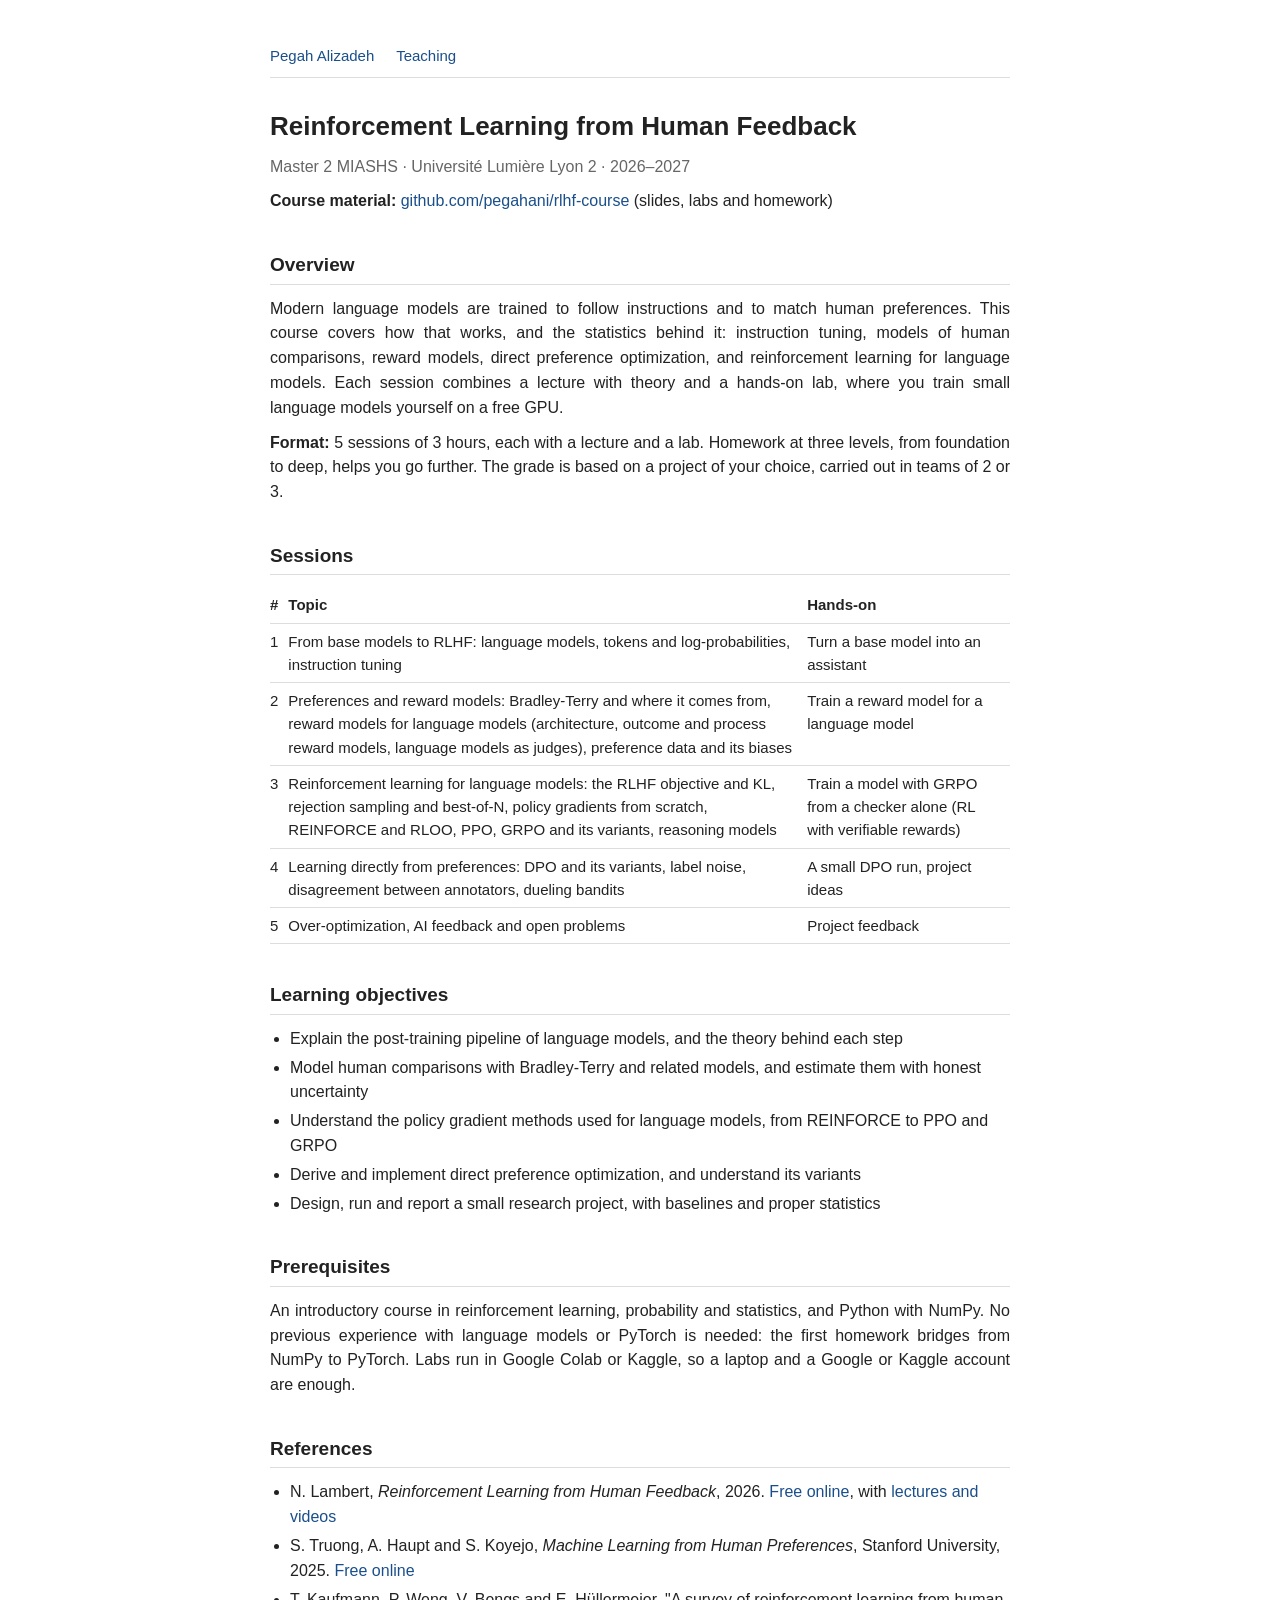
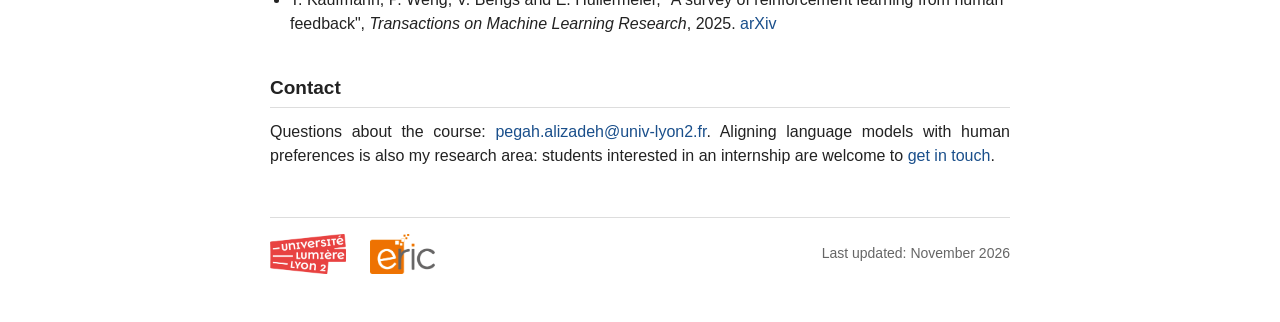
<file: rlhf-course.html>
<!DOCTYPE html>
<html lang="en">
<head>
  <meta charset="UTF-8">
  <meta name="viewport" content="width=device-width, initial-scale=1.0">
  <title>Reinforcement Learning from Human Feedback</title>
  <meta name="description" content="Reinforcement Learning from Human Feedback: Master 2 MIASHS course by Pegah Alizadeh at Université Lumière Lyon 2.">
  <link rel="icon" href="favicon.svg" type="image/svg+xml">
  <link rel="stylesheet" href="style.css">
</head>
<body>
  <nav>
    <a href="index.html">Pegah Alizadeh</a>
    <a href="index.html#teaching">Teaching</a>
  </nav>

  <h1>Reinforcement Learning from Human Feedback</h1>
  <p class="muted">Master 2 MIASHS · Université Lumière Lyon 2 · 2026–2027</p>

  <p><strong>Course material:</strong>
    <a href="https://github.com/pegahani/rlhf-course" target="_blank">github.com/pegahani/rlhf-course</a>
    (slides, labs and homework)</p>

  <h2>Overview</h2>
  <p>Modern language models are trained to follow instructions and to match human preferences. This course covers how that works, and the statistics behind it: instruction tuning, models of human comparisons, reward models, direct preference optimization, and reinforcement learning for language models. Each session combines a lecture with theory and a hands-on lab, where you train small language models yourself on a free GPU.</p>
  <p><strong>Format:</strong> 5 sessions of 3 hours, each with a lecture and a lab. Homework at three levels, from foundation to deep, helps you go further. The grade is based on a project of your choice, carried out in teams of 2 or 3.</p>

  <h2>Sessions</h2>
  <table>
    <tr><th>#</th><th>Topic</th><th>Hands-on</th></tr>
    <tr><td>1</td><td>From base models to RLHF: language models, tokens and log-probabilities, instruction tuning</td><td>Turn a base model into an assistant</td></tr>
    <tr><td>2</td><td>Preferences and reward models: Bradley-Terry and where it comes from, reward models for language models (architecture, outcome and process reward models, language models as judges), preference data and its biases</td><td>Train a reward model for a language model</td></tr>
    <tr><td>3</td><td>Reinforcement learning for language models: the RLHF objective and KL, rejection sampling and best-of-N, policy gradients from scratch, REINFORCE and RLOO, PPO, GRPO and its variants, reasoning models</td><td>Train a model with GRPO from a checker alone (RL with verifiable rewards)</td></tr>
    <tr><td>4</td><td>Learning directly from preferences: DPO and its variants, label noise, disagreement between annotators, dueling bandits</td><td>A small DPO run, project ideas</td></tr>
    <tr><td>5</td><td>Over-optimization, AI feedback and open problems</td><td>Project feedback</td></tr>
  </table>

  <h2>Learning objectives</h2>
  <ul>
    <li>Explain the post-training pipeline of language models, and the theory behind each step</li>
    <li>Model human comparisons with Bradley-Terry and related models, and estimate them with honest uncertainty</li>
    <li>Understand the policy gradient methods used for language models, from REINFORCE to PPO and GRPO</li>
    <li>Derive and implement direct preference optimization, and understand its variants</li>
    <li>Design, run and report a small research project, with baselines and proper statistics</li>
  </ul>

  <h2>Prerequisites</h2>
  <p>An introductory course in reinforcement learning, probability and statistics, and Python with NumPy. No previous experience with language models or PyTorch is needed: the first homework bridges from NumPy to PyTorch. Labs run in Google Colab or Kaggle, so a laptop and a Google or Kaggle account are enough.</p>

  <h2>References</h2>
  <ul>
    <li>N. Lambert, <em>Reinforcement Learning from Human Feedback</em>, 2026. <a href="https://rlhfbook.com" target="_blank">Free online</a>, with <a href="https://rlhfbook.com/course" target="_blank">lectures and videos</a></li>
    <li>S. Truong, A. Haupt and S. Koyejo, <em>Machine Learning from Human Preferences</em>, Stanford University, 2025. <a href="https://mlhp.stanford.edu" target="_blank">Free online</a></li>
    <li>T. Kaufmann, P. Weng, V. Bengs and E. Hüllermeier, "A survey of reinforcement learning from human feedback", <em>Transactions on Machine Learning Research</em>, 2025. <a href="https://arxiv.org/abs/2312.14925" target="_blank">arXiv</a></li>
  </ul>

  <h2>Contact</h2>
  <p>Questions about the course: <a href="mailto:pegah.alizadeh@univ-lyon2.fr">pegah.alizadeh@univ-lyon2.fr</a>. Aligning language models with human preferences is also my research area: students interested in an internship are welcome to <a href="index.html#opportunities">get in touch</a>.</p>

  <footer>
    <img src="lyon2-logo-trim.png" alt="Université Lumière Lyon 2">
    <img src="eric-lab-trim.png" alt="ERIC laboratory">
    <span>Last updated: November 2026</span>
  </footer>
</body>
</html>
</file>
<file: style.css>
/* Simple academic page: one column, one accent colour, no effects. */

:root {
  --text: #222;
  --muted: #666;
  --rule: #ddd;
  --link: #1a4f8b;
  --bg: #fff;
}

* {
  box-sizing: border-box;
}

html {
  scroll-behavior: smooth;
}

body {
  margin: 0 auto;
  padding: 32px 20px 48px;
  max-width: 780px;
  background: var(--bg);
  color: var(--text);
  font-family: -apple-system, BlinkMacSystemFont, "Segoe UI", Roboto, "Helvetica Neue", Arial, sans-serif;
  font-size: 16px;
  line-height: 1.55;
}

a {
  color: var(--link);
  text-decoration: none;
}

a:hover {
  text-decoration: underline;
}

/* Navigation: a single line of text links, kept at the top of the window while scrolling */
nav {
  position: sticky;
  top: 0;
  z-index: 10;
  background: var(--bg);
  padding-top: 12px;
  padding-bottom: 10px;
  margin-bottom: 28px;
  border-bottom: 1px solid var(--rule);
  font-size: 15px;
}

/* Leave room for the fixed menu when jumping to a section */
[id] {
  scroll-margin-top: 64px;
}

nav a {
  margin-right: 18px;
}

/* Header: photo and identity */
header {
  display: flex;
  gap: 28px;
  align-items: flex-start;
  margin-bottom: 8px;
}

header img {
  width: 150px;
  height: auto;
  border-radius: 2px;
}

header h1 {
  margin: 0 0 4px;
  font-size: 26px;
  font-weight: 600;
}

header p {
  margin: 2px 0;
}

.muted {
  color: var(--muted);
}

.links a {
  margin-right: 14px;
}

/* Sections */
h1 {
  font-size: 26px;
  font-weight: 600;
  margin: 0 0 8px;
}

h2 {
  margin: 36px 0 12px;
  padding-bottom: 4px;
  border-bottom: 1px solid var(--rule);
  font-size: 19px;
  font-weight: 600;
}

h3 {
  margin: 20px 0 6px;
  font-size: 16px;
  font-weight: 600;
}

p {
  margin: 0 0 10px;
}

ul {
  margin: 0 0 10px;
  padding-left: 20px;
}

li {
  margin: 4px 0;
}

/* Justified text for paragraphs and list items (not headers, menus or tables) */
section p,
section li,
body > p,
.project p,
.project li {
  text-align: justify;
  hyphens: auto;
}

header p {
  text-align: left;
}

/* News: date in a fixed column, wrapped lines aligned with the text */
.news {
  list-style: none;
  padding-left: 0;
}

.news li {
  display: grid;
  grid-template-columns: 76px 1fr;
  column-gap: 12px;
}

/* Publications */
.pubs li {
  margin: 8px 0;
}

.year {
  margin-top: 18px;
  color: var(--muted);
  font-weight: 600;
}

/* Tables (students, course sessions) */
table {
  width: 100%;
  border-collapse: collapse;
  margin: 6px 0 12px;
  font-size: 15px;
}

th,
td {
  padding: 6px 10px 6px 0;
  border-bottom: 1px solid var(--rule);
  text-align: left;
  vertical-align: top;
}

th {
  font-weight: 600;
}

/* Keep names and years on one line (they wrap again on small screens) */
table.people td:nth-child(1),
table.people td:nth-child(2) {
  white-space: nowrap;
}

table.compact {
  width: auto;
}

table.compact td,
table.compact th {
  padding-right: 32px;
}

/* Footer with institution logos */
footer {
  margin-top: 48px;
  padding-top: 16px;
  border-top: 1px solid var(--rule);
  display: flex;
  gap: 24px;
  align-items: center;
  color: var(--muted);
  font-size: 14px;
}

footer img {
  height: 40px;
  width: auto;
  display: block;
}

footer span {
  margin-left: auto;
}

@media (max-width: 560px) {
  header {
    flex-direction: column;
    gap: 14px;
  }

  header img {
    width: 120px;
  }

  nav a {
    display: inline-block;
    margin-bottom: 4px;
  }

  [id] {
    scroll-margin-top: 96px;
  }

  table {
    font-size: 14px;
  }

  table.people td:nth-child(1),
  table.people td:nth-child(2) {
    white-space: normal;
  }
}
</file>
